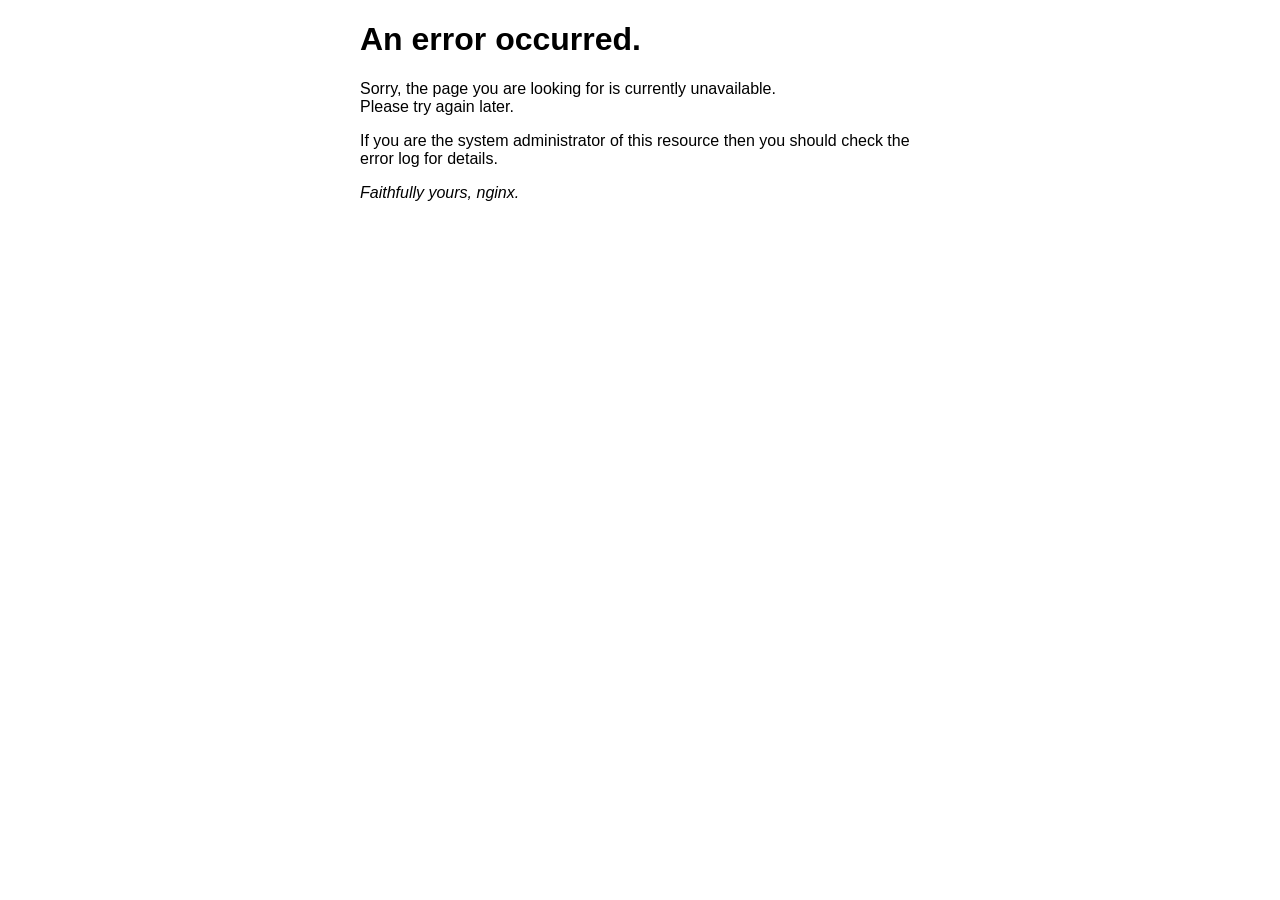
<file: 50x.html>
<!DOCTYPE html>
<html>
<head>
<title>Error</title>
<style>
html { color-scheme: light dark; }
body { width: 35em; margin: 0 auto;
font-family: Tahoma, Verdana, Arial, sans-serif; }
</style>
</head>
<body>
<h1>An error occurred.</h1>
<p>Sorry, the page you are looking for is currently unavailable.<br/>
Please try again later.</p>
<p>If you are the system administrator of this resource then you should check
the error log for details.</p>
<p><em>Faithfully yours, nginx.</em></p>
</body>
</html>
</file>
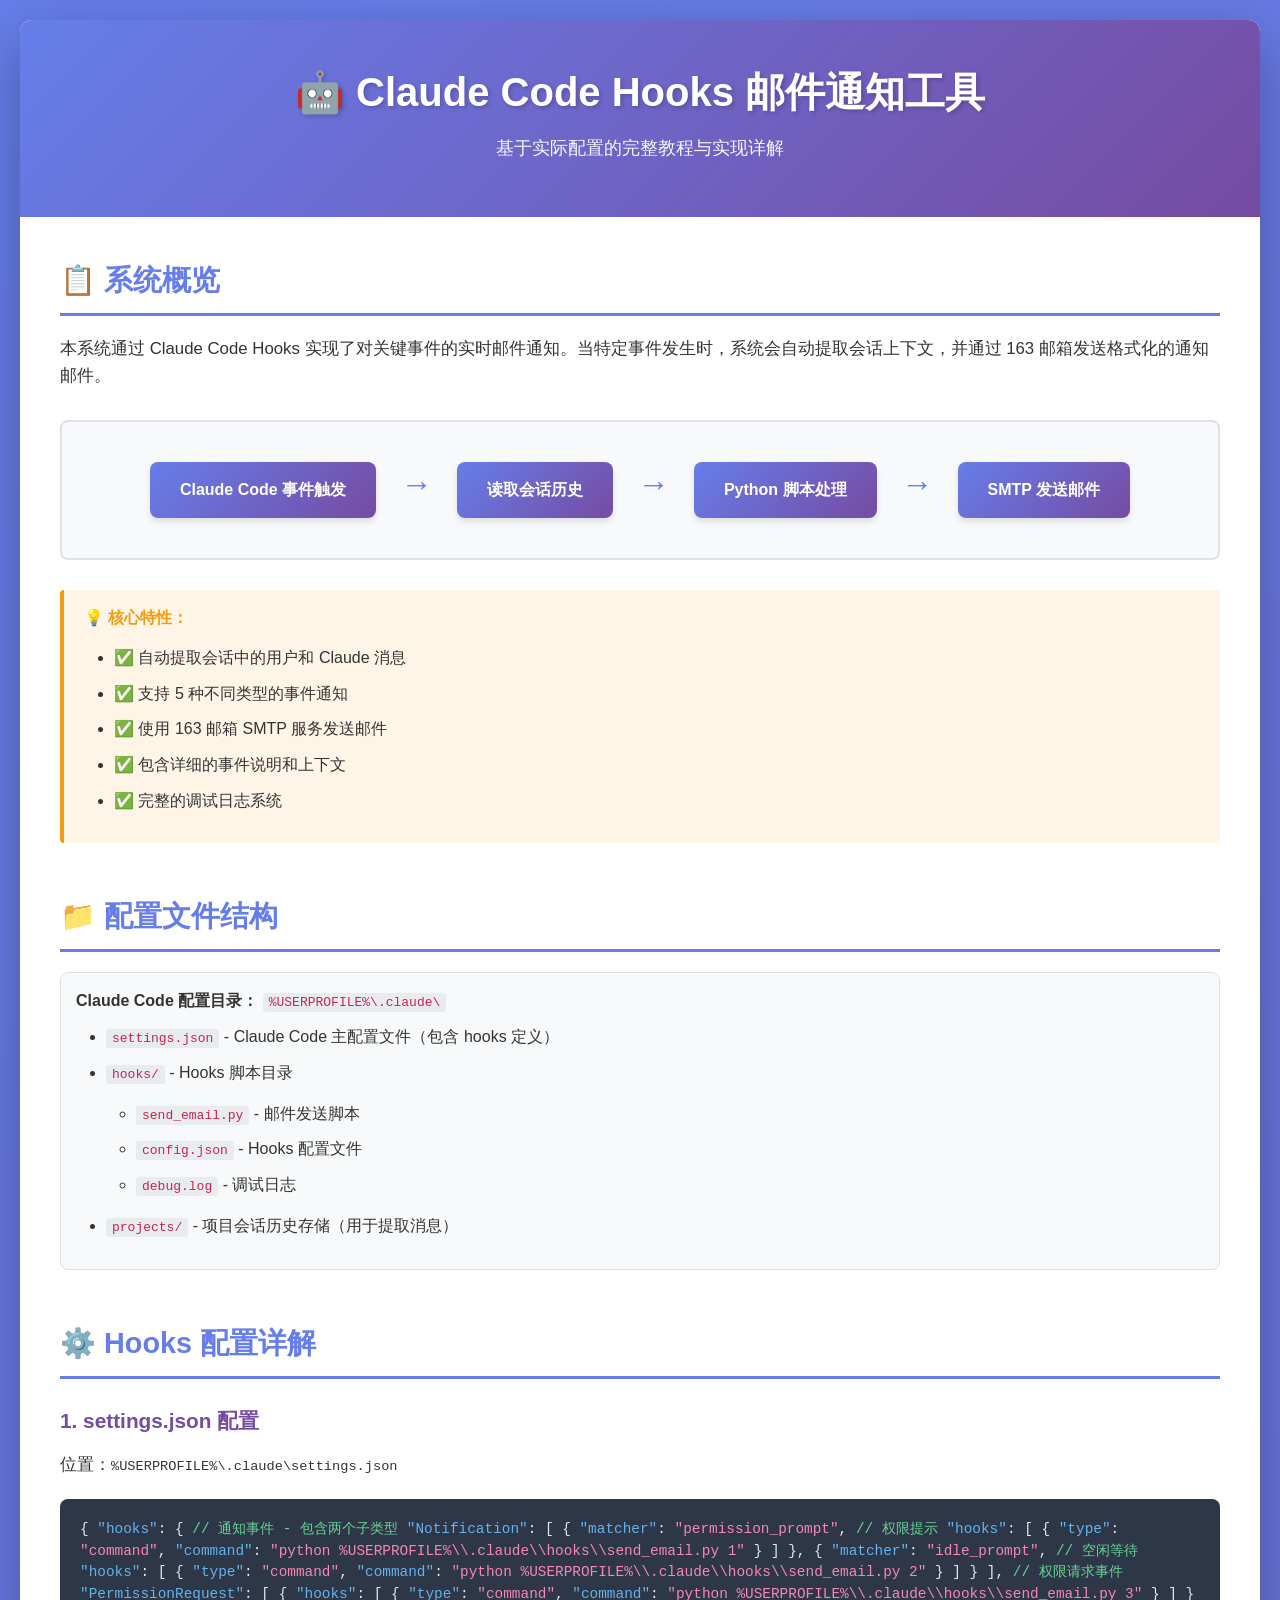
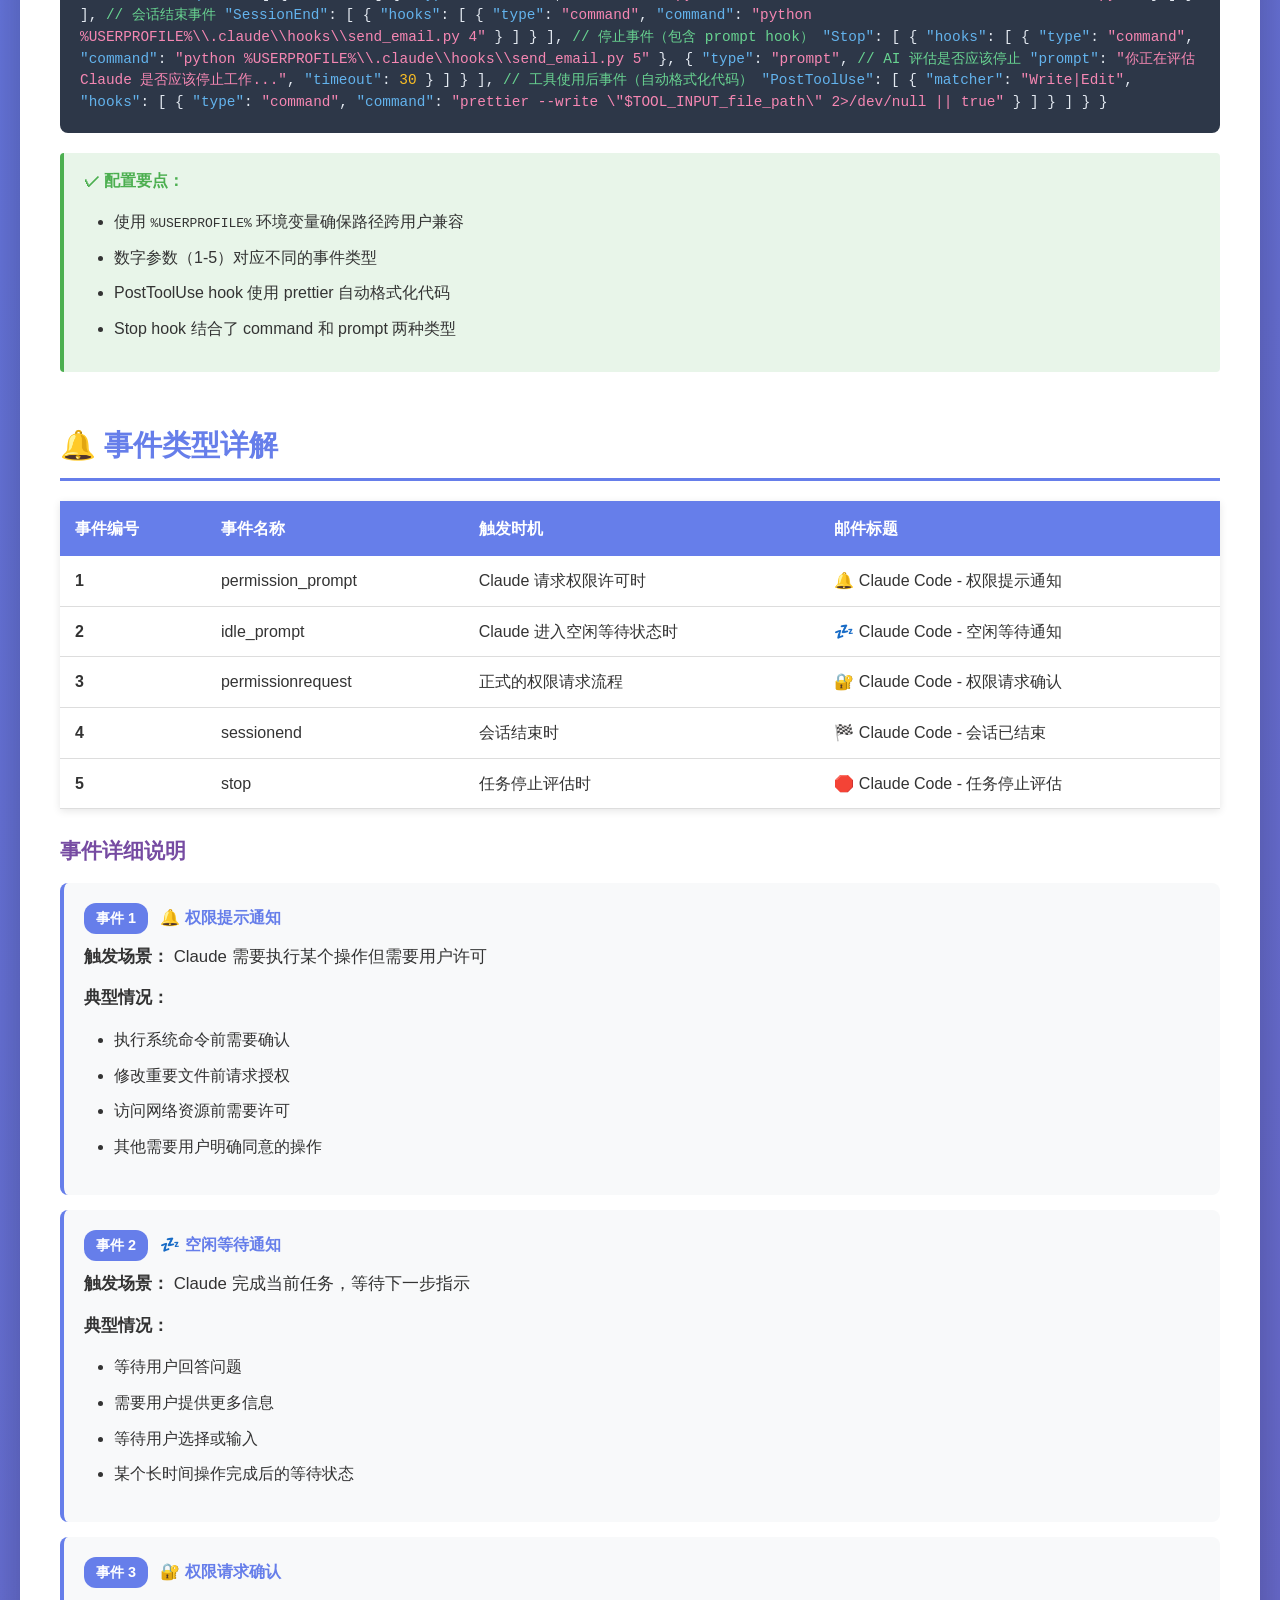
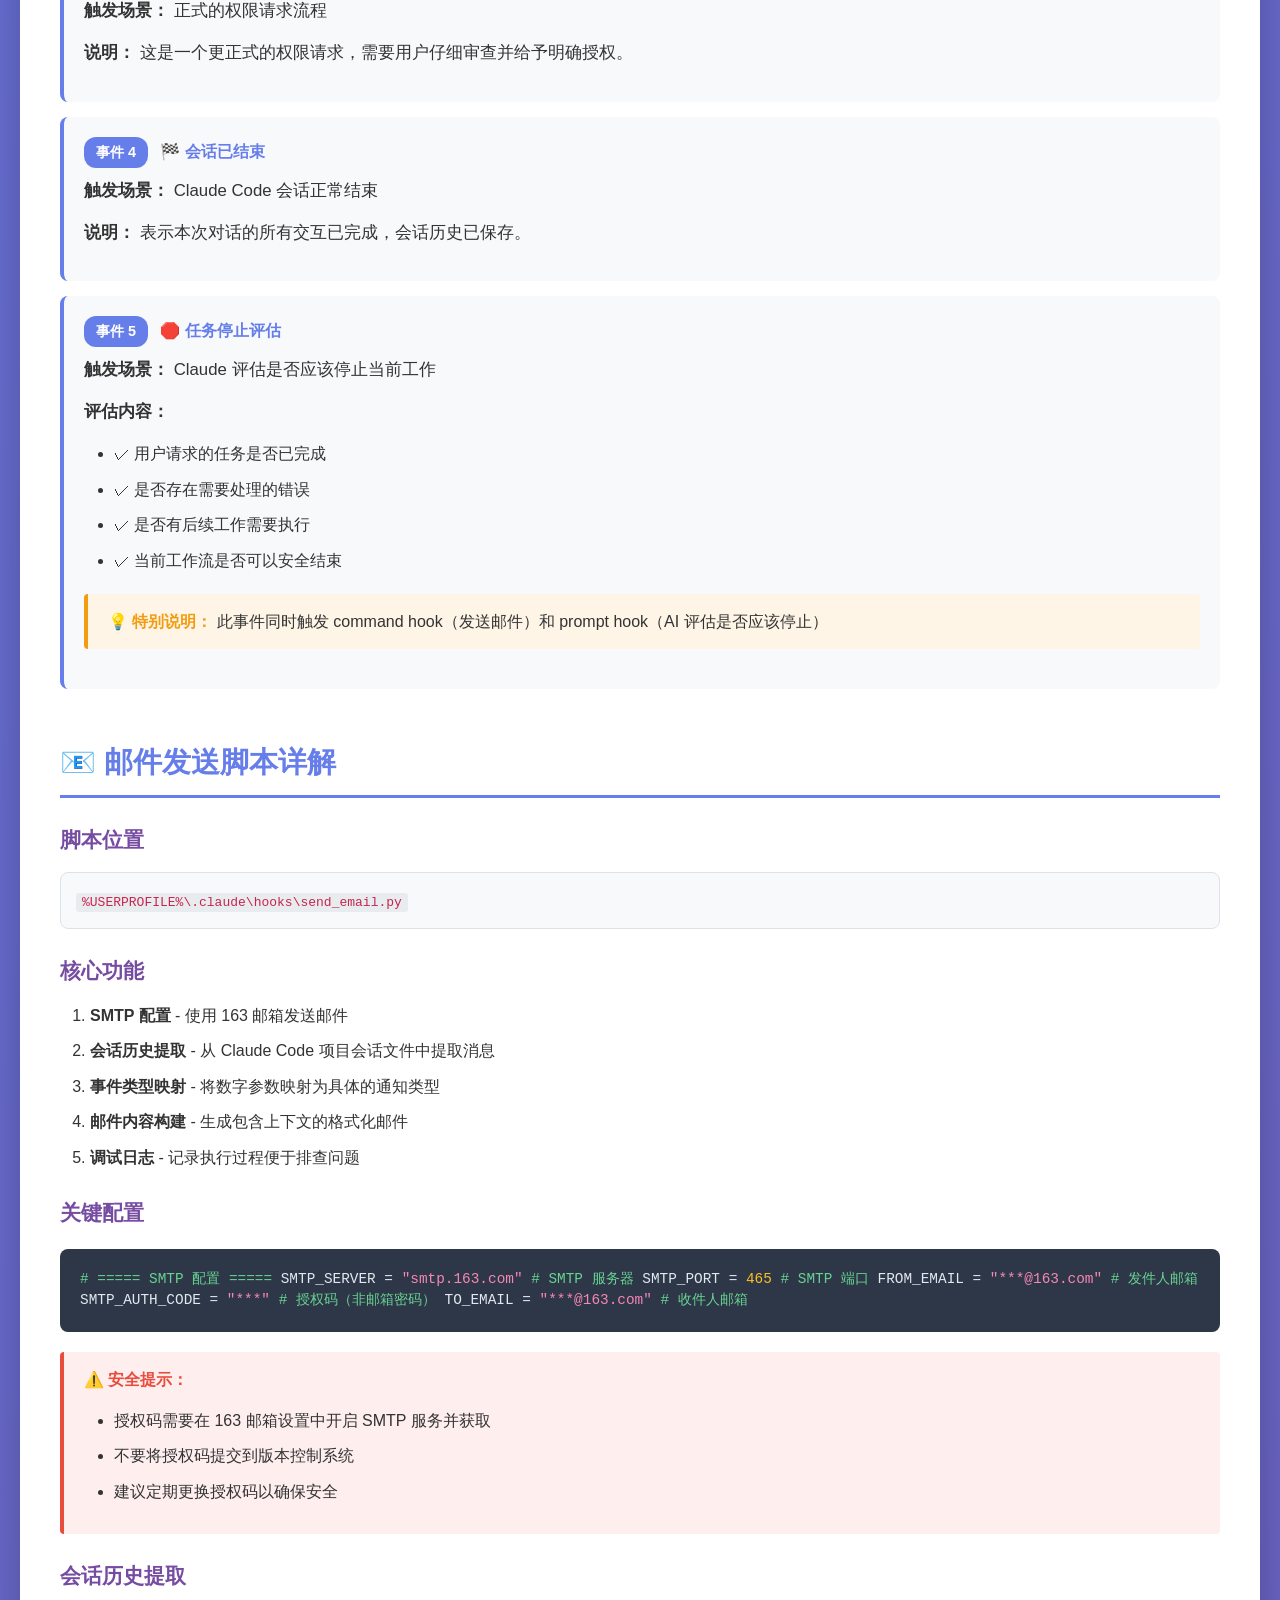
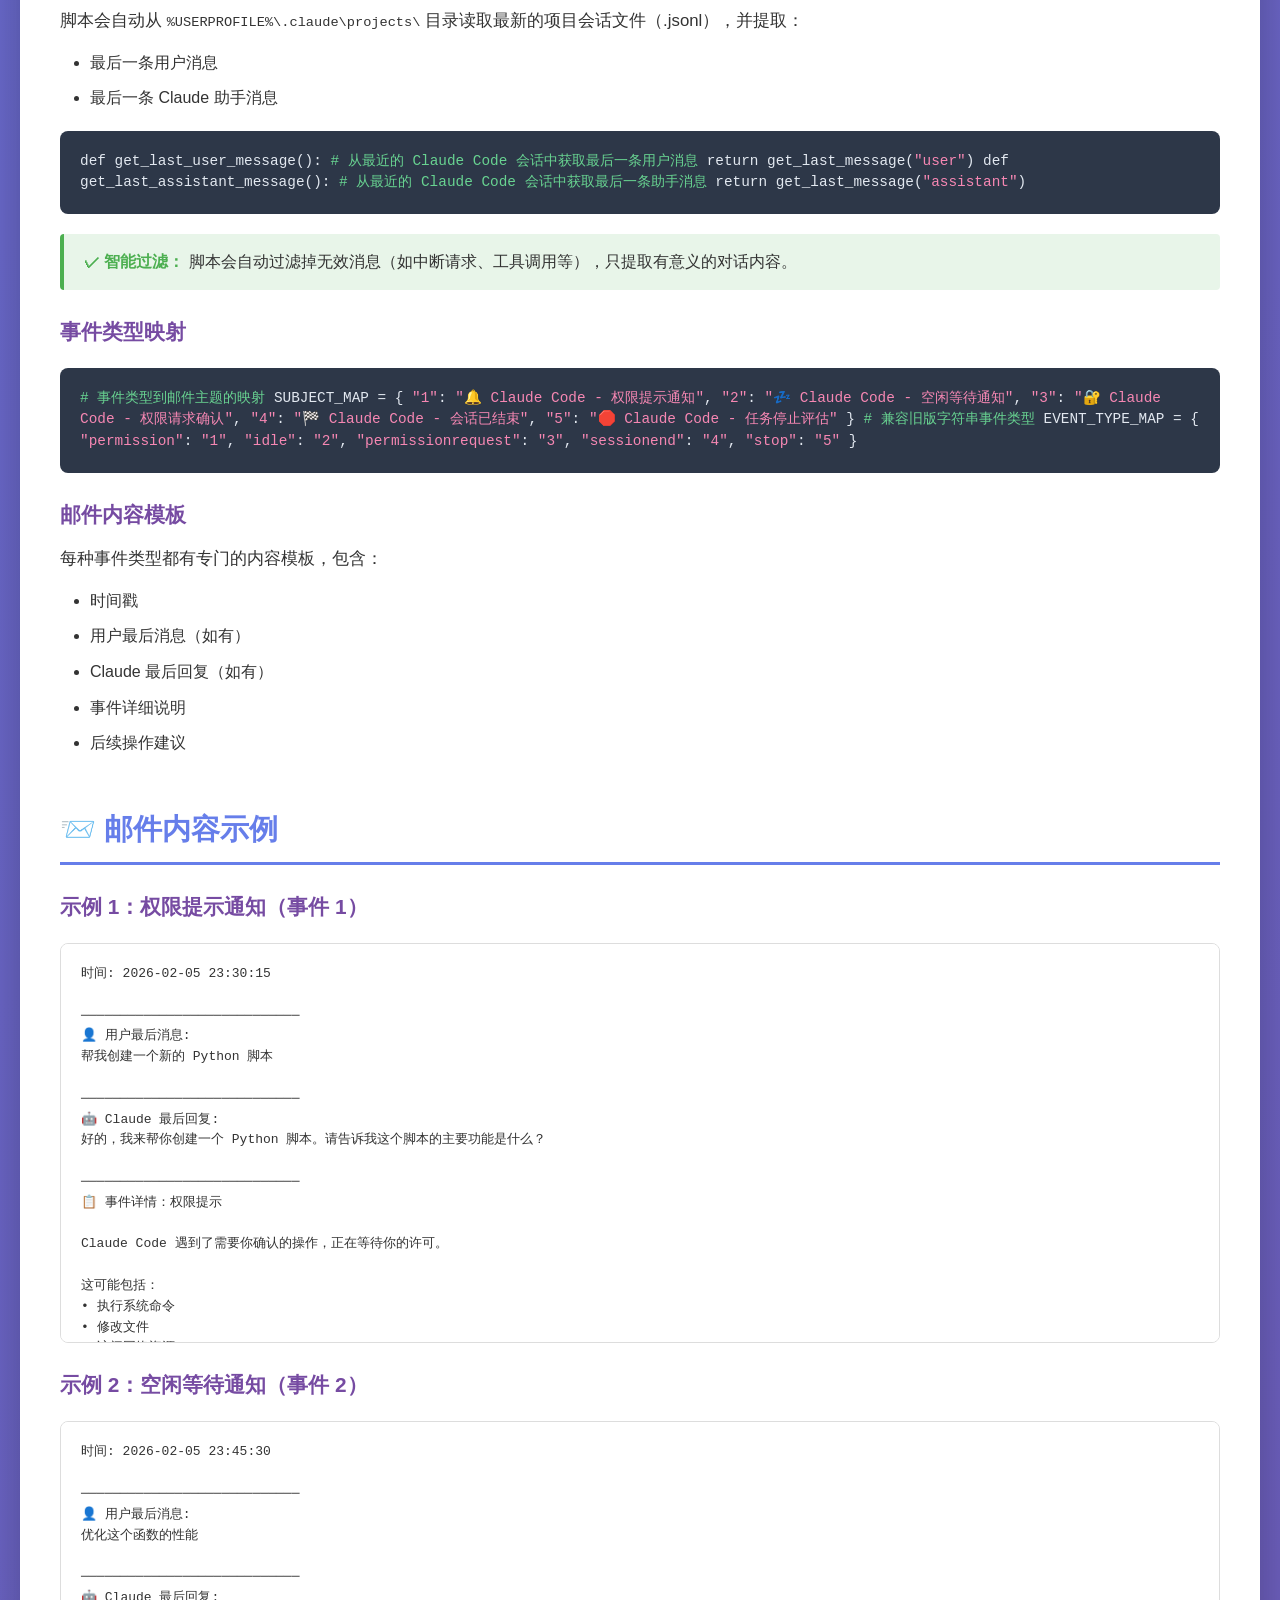
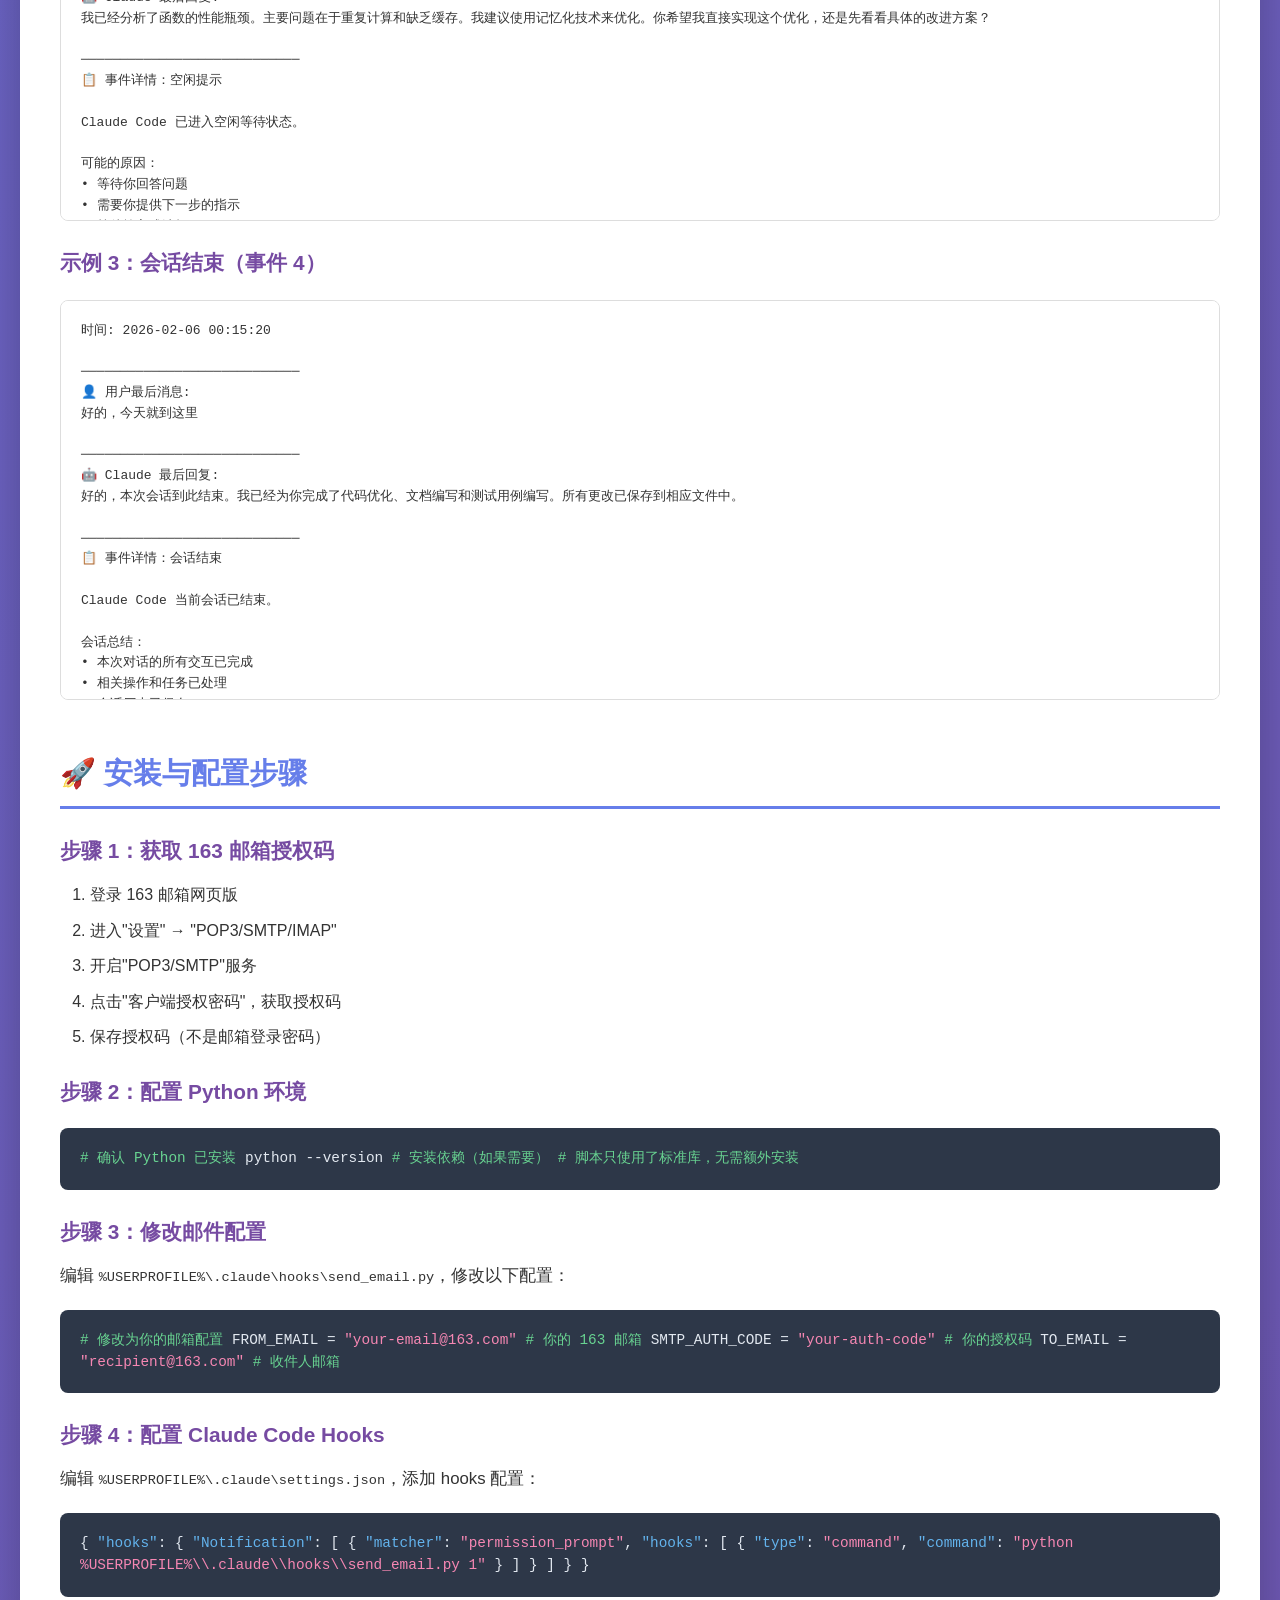
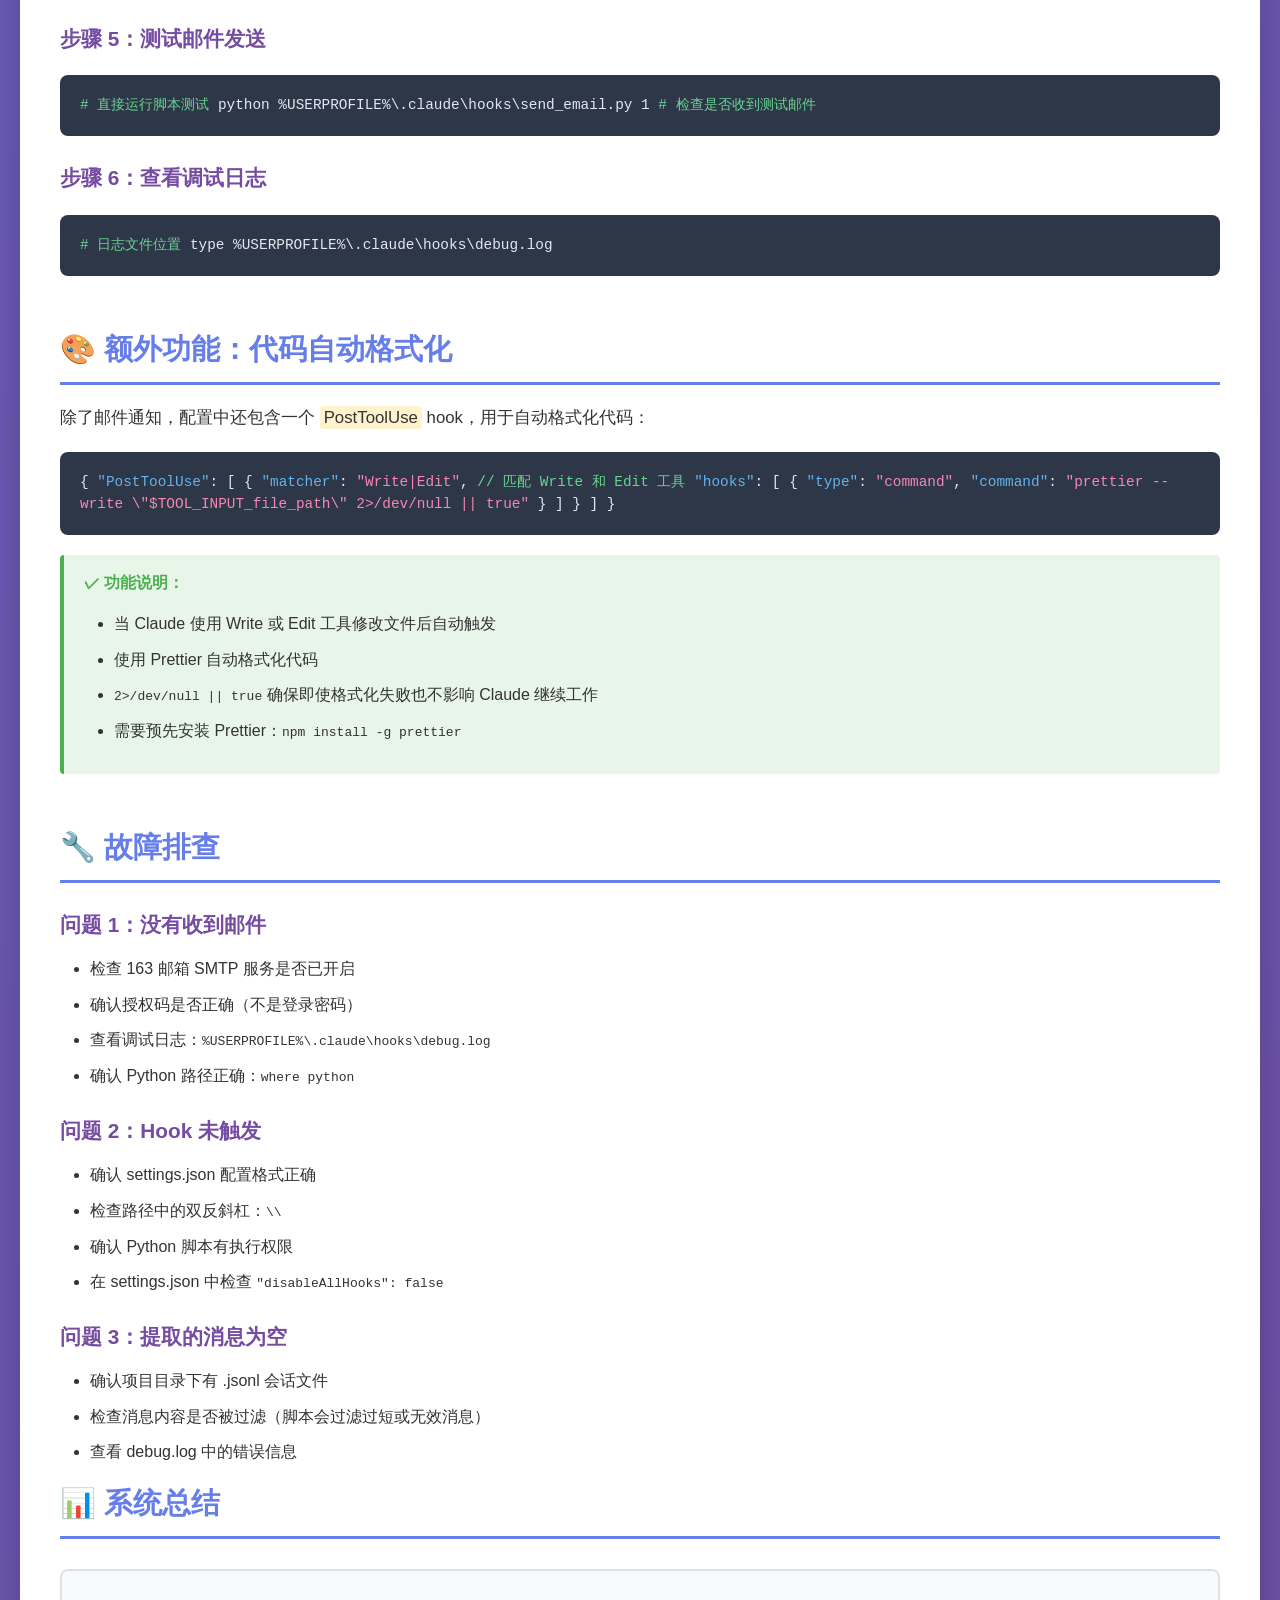
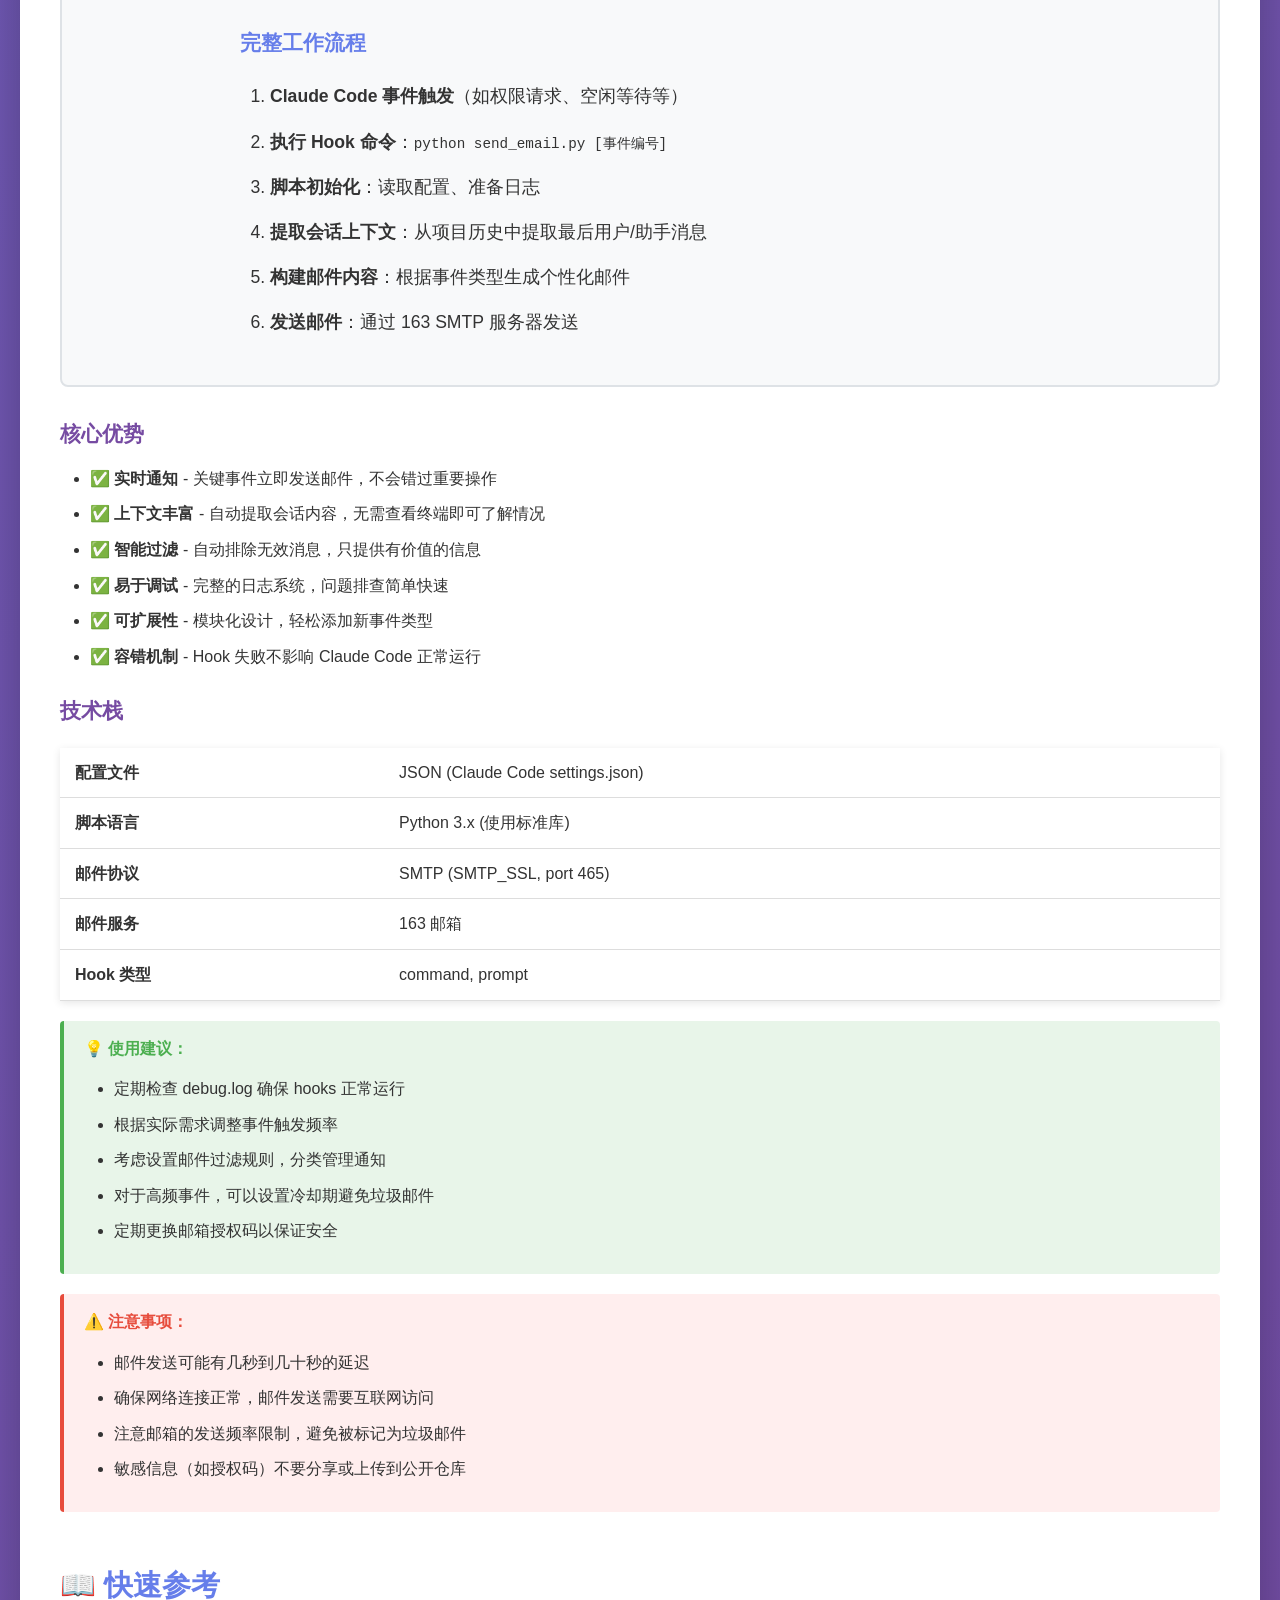
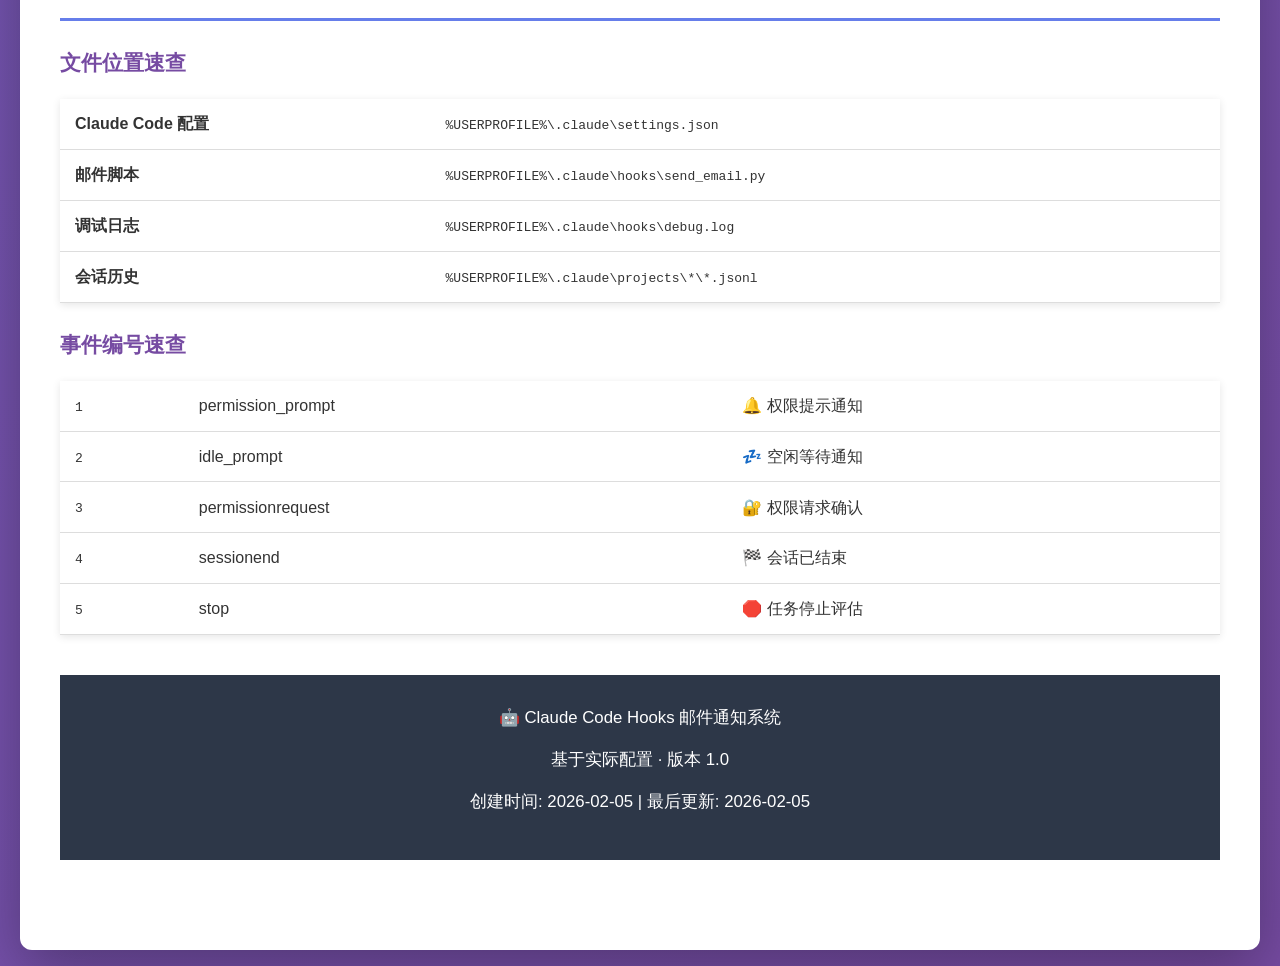
<file: hooks/CC_Email.html>
<!DOCTYPE html>
<html lang="zh-CN">
<head>
    <meta charset="UTF-8">
    <meta name="viewport" content="width=device-width, initial-scale=1.0">
    <title>我的 Claude Code Hooks 邮件通知配置详解</title>
    <style>
        * {
            margin: 0;
            padding: 0;
            box-sizing: border-box;
        }

        body {
            font-family: -apple-system, BlinkMacSystemFont, "Segoe UI", Roboto, "Helvetica Neue", Arial, sans-serif;
            line-height: 1.6;
            color: #333;
            background: linear-gradient(135deg, #667eea 0%, #764ba2 100%);
            min-height: 100vh;
            padding: 20px;
        }

        .container {
            max-width: 1400px;
            margin: 0 auto;
            background: white;
            border-radius: 12px;
            box-shadow: 0 20px 60px rgba(0, 0, 0, 0.3);
            overflow: hidden;
        }

        header {
            background: linear-gradient(135deg, #667eea 0%, #764ba2 100%);
            color: white;
            padding: 40px;
            text-align: center;
        }

        header h1 {
            font-size: 2.5em;
            margin-bottom: 10px;
            text-shadow: 2px 2px 4px rgba(0, 0, 0, 0.2);
        }

        header p {
            font-size: 1.1em;
            opacity: 0.95;
        }

        .content {
            padding: 40px;
        }

        .section {
            margin-bottom: 50px;
        }

        .section h2 {
            color: #667eea;
            font-size: 1.8em;
            margin-bottom: 20px;
            padding-bottom: 10px;
            border-bottom: 3px solid #667eea;
        }

        .section h3 {
            color: #764ba2;
            font-size: 1.3em;
            margin: 25px 0 15px 0;
        }

        p {
            margin-bottom: 15px;
            font-size: 1.05em;
        }

        ul, ol {
            margin: 15px 0 15px 30px;
        }

        li {
            margin-bottom: 10px;
        }

        .code-block {
            background: #2d3748;
            color: #e2e8f0;
            padding: 20px;
            border-radius: 8px;
            margin: 20px 0;
            overflow-x: auto;
            font-family: 'Courier New', monospace;
            font-size: 0.9em;
            line-height: 1.5;
        }

        .code-block .comment {
            color: #68d391;
        }

        .code-block .key {
            color: #63b3ed;
        }

        .code-block .string {
            color: #f687b3;
        }

        .code-block .number {
            color: #fbbf24;
        }

        .note {
            background: #fef5e7;
            border-left: 4px solid #f39c12;
            padding: 15px 20px;
            margin: 20px 0;
            border-radius: 4px;
        }

        .note strong {
            color: #f39c12;
        }

        .warning {
            background: #fee;
            border-left: 4px solid #e74c3c;
            padding: 15px 20px;
            margin: 20px 0;
            border-radius: 4px;
        }

        .warning strong {
            color: #e74c3c;
        }

        .tip {
            background: #e8f5e9;
            border-left: 4px solid #4caf50;
            padding: 15px 20px;
            margin: 20px 0;
            border-radius: 4px;
        }

        .tip strong {
            color: #4caf50;
        }

        table {
            width: 100%;
            border-collapse: collapse;
            margin: 20px 0;
            box-shadow: 0 2px 8px rgba(0, 0, 0, 0.1);
        }

        table th {
            background: #667eea;
            color: white;
            padding: 15px;
            text-align: left;
            font-weight: 600;
        }

        table td {
            padding: 12px 15px;
            border-bottom: 1px solid #ddd;
        }

        table tr:hover {
            background: #f5f5f5;
        }

        .diagram {
            background: #f8f9fa;
            border: 2px solid #dee2e6;
            border-radius: 8px;
            padding: 30px;
            margin: 30px 0;
            text-align: center;
        }

        .diagram-box {
            display: inline-block;
            background: linear-gradient(135deg, #667eea 0%, #764ba2 100%);
            color: white;
            padding: 15px 30px;
            border-radius: 8px;
            margin: 10px;
            font-weight: 600;
            box-shadow: 0 4px 6px rgba(0, 0, 0, 0.1);
        }

        .diagram-arrow {
            font-size: 2em;
            color: #667eea;
            margin: 0 10px;
        }

        .footer {
            background: #2d3748;
            color: white;
            text-align: center;
            padding: 30px;
            margin-top: 40px;
        }

        .event-card {
            background: #f8f9fa;
            border-left: 4px solid #667eea;
            border-radius: 8px;
            padding: 20px;
            margin: 15px 0;
        }

        .event-card h4 {
            color: #667eea;
            margin-bottom: 10px;
        }

        .event-badge {
            display: inline-block;
            background: #667eea;
            color: white;
            padding: 4px 12px;
            border-radius: 12px;
            font-size: 0.9em;
            margin-right: 8px;
        }

        .config-file {
            background: #f8f9fa;
            border: 1px solid #dee2e6;
            border-radius: 8px;
            padding: 15px;
            margin: 15px 0;
        }

        .config-file code {
            background: #e9ecef;
            padding: 2px 6px;
            border-radius: 3px;
            color: #c7254e;
        }

        .email-preview {
            background: #fff;
            border: 1px solid #ddd;
            border-radius: 8px;
            padding: 20px;
            margin: 20px 0;
            font-family: monospace;
            white-space: pre-wrap;
            max-height: 400px;
            overflow-y: auto;
        }

        .highlight {
            background: #fff3cd;
            padding: 2px 4px;
            border-radius: 3px;
        }

        @media print {
            body {
                background: white;
                padding: 0;
            }
            .container {
                box-shadow: none;
            }
        }
    </style>
</head>
<body>
    <div class="container">
        <header>
            <h1>🤖 Claude Code Hooks 邮件通知工具</h1>
            <p>基于实际配置的完整教程与实现详解</p>
        </header>

        <div class="content">
            <!-- 概览 -->
            <section class="section">
                <h2>📋 系统概览</h2>

                <p>本系统通过 Claude Code Hooks 实现了对关键事件的实时邮件通知。当特定事件发生时，系统会自动提取会话上下文，并通过 163 邮箱发送格式化的通知邮件。</p>

                <div class="diagram">
                    <div class="diagram-box">Claude Code 事件触发</div>
                    <span class="diagram-arrow">→</span>
                    <div class="diagram-box">读取会话历史</div>
                    <span class="diagram-arrow">→</span>
                    <div class="diagram-box">Python 脚本处理</div>
                    <span class="diagram-arrow">→</span>
                    <div class="diagram-box">SMTP 发送邮件</div>
                </div>

                <div class="note">
                    <strong>💡 核心特性：</strong>
                    <ul>
                        <li>✅ 自动提取会话中的用户和 Claude 消息</li>
                        <li>✅ 支持 5 种不同类型的事件通知</li>
                        <li>✅ 使用 163 邮箱 SMTP 服务发送邮件</li>
                        <li>✅ 包含详细的事件说明和上下文</li>
                        <li>✅ 完整的调试日志系统</li>
                    </ul>
                </div>
            </section>

            <!-- 配置文件结构 -->
            <section class="section">
                <h2>📁 配置文件结构</h2>

                <div class="config-file">
                    <strong>Claude Code 配置目录：</strong>
                    <code>%USERPROFILE%\.claude\</code>
                    <ul style="margin-top: 10px;">
                        <li><code>settings.json</code> - Claude Code 主配置文件（包含 hooks 定义）</li>
                        <li><code>hooks/</code> - Hooks 脚本目录
                            <ul>
                                <li><code>send_email.py</code> - 邮件发送脚本</li>
                                <li><code>config.json</code> - Hooks 配置文件</li>
                                <li><code>debug.log</code> - 调试日志</li>
                            </ul>
                        </li>
                        <li><code>projects/</code> - 项目会话历史存储（用于提取消息）</li>
                    </ul>
                </div>
            </section>

            <!-- Hooks 配置详解 -->
            <section class="section">
                <h2>⚙️ Hooks 配置详解</h2>

                <h3>1. settings.json 配置</h3>
                <p>位置：<code>%USERPROFILE%\.claude\settings.json</code></p>

                <div class="code-block">{
  <span class="key">"hooks"</span>: {
    <span class="comment">// 通知事件 - 包含两个子类型</span>
    <span class="key">"Notification"</span>: [
      {
        <span class="key">"matcher"</span>: <span class="string">"permission_prompt"</span>,  <span class="comment">// 权限提示</span>
        <span class="key">"hooks"</span>: [
          {
            <span class="key">"type"</span>: <span class="string">"command"</span>,
            <span class="key">"command"</span>: <span class="string">"python %USERPROFILE%\\.claude\\hooks\\send_email.py 1"</span>
          }
        ]
      },
      {
        <span class="key">"matcher"</span>: <span class="string">"idle_prompt"</span>,  <span class="comment">// 空闲等待</span>
        <span class="key">"hooks"</span>: [
          {
            <span class="key">"type"</span>: <span class="string">"command"</span>,
            <span class="key">"command"</span>: <span class="string">"python %USERPROFILE%\\.claude\\hooks\\send_email.py 2"</span>
          }
        ]
      }
    ],

    <span class="comment">// 权限请求事件</span>
    <span class="key">"PermissionRequest"</span>: [
      {
        <span class="key">"hooks"</span>: [
          {
            <span class="key">"type"</span>: <span class="string">"command"</span>,
            <span class="key">"command"</span>: <span class="string">"python %USERPROFILE%\\.claude\\hooks\\send_email.py 3"</span>
          }
        ]
      }
    ],

    <span class="comment">// 会话结束事件</span>
    <span class="key">"SessionEnd"</span>: [
      {
        <span class="key">"hooks"</span>: [
          {
            <span class="key">"type"</span>: <span class="string">"command"</span>,
            <span class="key">"command"</span>: <span class="string">"python %USERPROFILE%\\.claude\\hooks\\send_email.py 4"</span>
          }
        ]
      }
    ],

    <span class="comment">// 停止事件（包含 prompt hook）</span>
    <span class="key">"Stop"</span>: [
      {
        <span class="key">"hooks"</span>: [
          {
            <span class="key">"type"</span>: <span class="string">"command"</span>,
            <span class="key">"command"</span>: <span class="string">"python %USERPROFILE%\\.claude\\hooks\\send_email.py 5"</span>
          },
          {
            <span class="key">"type"</span>: <span class="string">"prompt"</span>,  <span class="comment">// AI 评估是否应该停止</span>
            <span class="key">"prompt"</span>: <span class="string">"你正在评估 Claude 是否应该停止工作..."</span>,
            <span class="key">"timeout"</span>: <span class="number">30</span>
          }
        ]
      }
    ],

    <span class="comment">// 工具使用后事件（自动格式化代码）</span>
    <span class="key">"PostToolUse"</span>: [
      {
        <span class="key">"matcher"</span>: <span class="string">"Write|Edit"</span>,
        <span class="key">"hooks"</span>: [
          {
            <span class="key">"type"</span>: <span class="string">"command"</span>,
            <span class="key">"command"</span>: <span class="string">"prettier --write \"$TOOL_INPUT_file_path\" 2>/dev/null || true"</span>
          }
        ]
      }
    ]
  }
}</div>

                <div class="tip">
                    <strong>✓ 配置要点：</strong>
                    <ul>
                        <li>使用 <code>%USERPROFILE%</code> 环境变量确保路径跨用户兼容</li>
                        <li>数字参数（1-5）对应不同的事件类型</li>
                        <li>PostToolUse hook 使用 prettier 自动格式化代码</li>
                        <li>Stop hook 结合了 command 和 prompt 两种类型</li>
                    </ul>
                </div>
            </section>

            <!-- 事件类型详解 -->
            <section class="section">
                <h2>🔔 事件类型详解</h2>

                <table>
                    <thead>
                        <tr>
                            <th>事件编号</th>
                            <th>事件名称</th>
                            <th>触发时机</th>
                            <th>邮件标题</th>
                        </tr>
                    </thead>
                    <tbody>
                        <tr>
                            <td><strong>1</strong></td>
                            <td>permission_prompt</td>
                            <td>Claude 请求权限许可时</td>
                            <td>🔔 Claude Code - 权限提示通知</td>
                        </tr>
                        <tr>
                            <td><strong>2</strong></td>
                            <td>idle_prompt</td>
                            <td>Claude 进入空闲等待状态时</td>
                            <td>💤 Claude Code - 空闲等待通知</td>
                        </tr>
                        <tr>
                            <td><strong>3</strong></td>
                            <td>permissionrequest</td>
                            <td>正式的权限请求流程</td>
                            <td>🔐 Claude Code - 权限请求确认</td>
                        </tr>
                        <tr>
                            <td><strong>4</strong></td>
                            <td>sessionend</td>
                            <td>会话结束时</td>
                            <td>🏁 Claude Code - 会话已结束</td>
                        </tr>
                        <tr>
                            <td><strong>5</strong></td>
                            <td>stop</td>
                            <td>任务停止评估时</td>
                            <td>🛑 Claude Code - 任务停止评估</td>
                        </tr>
                    </tbody>
                </table>

                <h3>事件详细说明</h3>

                <div class="event-card">
                    <h4><span class="event-badge">事件 1</span> 🔔 权限提示通知</h4>
                    <p><strong>触发场景：</strong> Claude 需要执行某个操作但需要用户许可</p>
                    <p><strong>典型情况：</strong></p>
                    <ul>
                        <li>执行系统命令前需要确认</li>
                        <li>修改重要文件前请求授权</li>
                        <li>访问网络资源前需要许可</li>
                        <li>其他需要用户明确同意的操作</li>
                    </ul>
                </div>

                <div class="event-card">
                    <h4><span class="event-badge">事件 2</span> 💤 空闲等待通知</h4>
                    <p><strong>触发场景：</strong> Claude 完成当前任务，等待下一步指示</p>
                    <p><strong>典型情况：</strong></p>
                    <ul>
                        <li>等待用户回答问题</li>
                        <li>需要用户提供更多信息</li>
                        <li>等待用户选择或输入</li>
                        <li>某个长时间操作完成后的等待状态</li>
                    </ul>
                </div>

                <div class="event-card">
                    <h4><span class="event-badge">事件 3</span> 🔐 权限请求确认</h4>
                    <p><strong>触发场景：</strong> 正式的权限请求流程</p>
                    <p><strong>说明：</strong> 这是一个更正式的权限请求，需要用户仔细审查并给予明确授权。</p>
                </div>

                <div class="event-card">
                    <h4><span class="event-badge">事件 4</span> 🏁 会话已结束</h4>
                    <p><strong>触发场景：</strong> Claude Code 会话正常结束</p>
                    <p><strong>说明：</strong> 表示本次对话的所有交互已完成，会话历史已保存。</p>
                </div>

                <div class="event-card">
                    <h4><span class="event-badge">事件 5</span> 🛑 任务停止评估</h4>
                    <p><strong>触发场景：</strong> Claude 评估是否应该停止当前工作</p>
                    <p><strong>评估内容：</strong></p>
                    <ul>
                        <li>✓ 用户请求的任务是否已完成</li>
                        <li>✓ 是否存在需要处理的错误</li>
                        <li>✓ 是否有后续工作需要执行</li>
                        <li>✓ 当前工作流是否可以安全结束</li>
                    </ul>
                    <div class="note">
                        <strong>💡 特别说明：</strong> 此事件同时触发 command hook（发送邮件）和 prompt hook（AI 评估是否应该停止）
                    </div>
                </div>
            </section>

            <!-- 邮件脚本详解 -->
            <section class="section">
                <h2>📧 邮件发送脚本详解</h2>

                <h3>脚本位置</h3>
                <div class="config-file">
                    <code>%USERPROFILE%\.claude\hooks\send_email.py</code>
                </div>

                <h3>核心功能</h3>
                <ol>
                    <li><strong>SMTP 配置</strong> - 使用 163 邮箱发送邮件</li>
                    <li><strong>会话历史提取</strong> - 从 Claude Code 项目会话文件中提取消息</li>
                    <li><strong>事件类型映射</strong> - 将数字参数映射为具体的通知类型</li>
                    <li><strong>邮件内容构建</strong> - 生成包含上下文的格式化邮件</li>
                    <li><strong>调试日志</strong> - 记录执行过程便于排查问题</li>
                </ol>

                <h3>关键配置</h3>
                <div class="code-block"><span class="comment"># ===== SMTP 配置 =====</span>
SMTP_SERVER = <span class="string">"smtp.163.com"</span>       <span class="comment"># SMTP 服务器</span>
SMTP_PORT = <span class="number">465</span>                     <span class="comment"># SMTP 端口</span>
FROM_EMAIL = <span class="string">"***@163.com"</span>              <span class="comment"># 发件人邮箱</span>
SMTP_AUTH_CODE = <span class="string">"***"</span>                   <span class="comment"># 授权码（非邮箱密码）</span>
TO_EMAIL = <span class="string">"***@163.com"</span>                 <span class="comment"># 收件人邮箱</span></div>

                <div class="warning">
                    <strong>⚠️ 安全提示：</strong>
                    <ul>
                        <li>授权码需要在 163 邮箱设置中开启 SMTP 服务并获取</li>
                        <li>不要将授权码提交到版本控制系统</li>
                        <li>建议定期更换授权码以确保安全</li>
                    </ul>
                </div>

                <h3>会话历史提取</h3>
                <p>脚本会自动从 <code>%USERPROFILE%\.claude\projects\</code> 目录读取最新的项目会话文件（.jsonl），并提取：</p>
                <ul>
                    <li>最后一条用户消息</li>
                    <li>最后一条 Claude 助手消息</li>
                </ul>

                <div class="code-block"><span class="keyword">def</span> <span class="function">get_last_user_message</span>():
    <span class="comment"># 从最近的 Claude Code 会话中获取最后一条用户消息</span>
    <span class="keyword">return</span> get_last_message(<span class="string">"user"</span>)

<span class="keyword">def</span> <span class="function">get_last_assistant_message</span>():
    <span class="comment"># 从最近的 Claude Code 会话中获取最后一条助手消息</span>
    <span class="keyword">return</span> get_last_message(<span class="string">"assistant"</span>)</div>

                <div class="tip">
                    <strong>✓ 智能过滤：</strong> 脚本会自动过滤掉无效消息（如中断请求、工具调用等），只提取有意义的对话内容。
                </div>

                <h3>事件类型映射</h3>
                <div class="code-block"><span class="comment"># 事件类型到邮件主题的映射</span>
SUBJECT_MAP = {
    <span class="string">"1"</span>: <span class="string">"🔔 Claude Code - 权限提示通知"</span>,
    <span class="string">"2"</span>: <span class="string">"💤 Claude Code - 空闲等待通知"</span>,
    <span class="string">"3"</span>: <span class="string">"🔐 Claude Code - 权限请求确认"</span>,
    <span class="string">"4"</span>: <span class="string">"🏁 Claude Code - 会话已结束"</span>,
    <span class="string">"5"</span>: <span class="string">"🛑 Claude Code - 任务停止评估"</span>
}

<span class="comment"># 兼容旧版字符串事件类型</span>
EVENT_TYPE_MAP = {
    <span class="string">"permission"</span>: <span class="string">"1"</span>,
    <span class="string">"idle"</span>: <span class="string">"2"</span>,
    <span class="string">"permissionrequest"</span>: <span class="string">"3"</span>,
    <span class="string">"sessionend"</span>: <span class="string">"4"</span>,
    <span class="string">"stop"</span>: <span class="string">"5"</span>
}</div>

                <h3>邮件内容模板</h3>
                <p>每种事件类型都有专门的内容模板，包含：</p>
                <ul>
                    <li>时间戳</li>
                    <li>用户最后消息（如有）</li>
                    <li>Claude 最后回复（如有）</li>
                    <li>事件详细说明</li>
                    <li>后续操作建议</li>
                </ul>
            </section>

            <!-- 邮件示例 -->
            <section class="section">
                <h2>📨 邮件内容示例</h2>

                <h3>示例 1：权限提示通知（事件 1）</h3>
                <div class="email-preview">时间: 2026-02-05 23:30:15

────────────────────────────
👤 用户最后消息:
帮我创建一个新的 Python 脚本

────────────────────────────
🤖 Claude 最后回复:
好的，我来帮你创建一个 Python 脚本。请告诉我这个脚本的主要功能是什么？

────────────────────────────
📋 事件详情：权限提示

Claude Code 遇到了需要你确认的操作，正在等待你的许可。

这可能包括：
• 执行系统命令
• 修改文件
• 访问网络资源
• 其他需要授权的操作

👉 请打开 Claude Code 终端查看具体请求内容并进行确认。</div>

                <h3>示例 2：空闲等待通知（事件 2）</h3>
                <div class="email-preview">时间: 2026-02-05 23:45:30

────────────────────────────
👤 用户最后消息:
优化这个函数的性能

────────────────────────────
🤖 Claude 最后回复:
我已经分析了函数的性能瓶颈。主要问题在于重复计算和缺乏缓存。我建议使用记忆化技术来优化。你希望我直接实现这个优化，还是先看看具体的改进方案？

────────────────────────────
📋 事件详情：空闲提示

Claude Code 已进入空闲等待状态。

可能的原因：
• 等待你回答问题
• 需要你提供下一步的指示
• 等待输入或选择
• 正在等待某个操作完成

👉 请登录 Claude Code 查看当前状态并继续对话。</div>

                <h3>示例 3：会话结束（事件 4）</h3>
                <div class="email-preview">时间: 2026-02-06 00:15:20

────────────────────────────
👤 用户最后消息:
好的，今天就到这里

────────────────────────────
🤖 Claude 最后回复:
好的，本次会话到此结束。我已经为你完成了代码优化、文档编写和测试用例编写。所有更改已保存到相应文件中。

────────────────────────────
📋 事件详情：会话结束

Claude Code 当前会话已结束。

会话总结：
• 本次对话的所有交互已完成
• 相关操作和任务已处理
• 会话历史已保存

你可以：
• 开始新的会话
• 查看历史会话记录
• 检查生成的工作成果

👉 感谢使用 Claude Code！</div>
            </section>

            <!-- 安装与配置步骤 -->
            <section class="section">
                <h2>🚀 安装与配置步骤</h2>

                <h3>步骤 1：获取 163 邮箱授权码</h3>
                <ol>
                    <li>登录 163 邮箱网页版</li>
                    <li>进入"设置" → "POP3/SMTP/IMAP"</li>
                    <li>开启"POP3/SMTP"服务</li>
                    <li>点击"客户端授权密码"，获取授权码</li>
                    <li>保存授权码（不是邮箱登录密码）</li>
                </ol>

                <h3>步骤 2：配置 Python 环境</h3>
                <div class="code-block"><span class="comment"># 确认 Python 已安装</span>
python --version

<span class="comment"># 安装依赖（如果需要）</span>
<span class="comment"># 脚本只使用了标准库，无需额外安装</span></div>

                <h3>步骤 3：修改邮件配置</h3>
                <p>编辑 <code>%USERPROFILE%\.claude\hooks\send_email.py</code>，修改以下配置：</p>
                <div class="code-block"><span class="comment"># 修改为你的邮箱配置</span>
FROM_EMAIL = <span class="string">"your-email@163.com"</span>      <span class="comment"># 你的 163 邮箱</span>
SMTP_AUTH_CODE = <span class="string">"your-auth-code"</span>        <span class="comment"># 你的授权码</span>
TO_EMAIL = <span class="string">"recipient@163.com"</span>           <span class="comment"># 收件人邮箱</span></div>

                <h3>步骤 4：配置 Claude Code Hooks</h3>
                <p>编辑 <code>%USERPROFILE%\.claude\settings.json</code>，添加 hooks 配置：</p>
                <div class="code-block">{
  <span class="key">"hooks"</span>: {
    <span class="key">"Notification"</span>: [
      {
        <span class="key">"matcher"</span>: <span class="string">"permission_prompt"</span>,
        <span class="key">"hooks"</span>: [
          {
            <span class="key">"type"</span>: <span class="string">"command"</span>,
            <span class="key">"command"</span>: <span class="string">"python %USERPROFILE%\\.claude\\hooks\\send_email.py 1"</span>
          }
        ]
      }
    ]
  }
}</div>

                <h3>步骤 5：测试邮件发送</h3>
                <div class="code-block"><span class="comment"># 直接运行脚本测试</span>
python %USERPROFILE%\.claude\hooks\send_email.py 1

<span class="comment"># 检查是否收到测试邮件</span></div>

                <h3>步骤 6：查看调试日志</h3>
                <div class="code-block"><span class="comment"># 日志文件位置</span>
type %USERPROFILE%\.claude\hooks\debug.log</div>
            </section>

            <!-- PostToolUse Hook -->
            <section class="section">
                <h2>🎨 额外功能：代码自动格式化</h2>

                <p>除了邮件通知，配置中还包含一个 <span class="highlight">PostToolUse</span> hook，用于自动格式化代码：</p>

                <div class="code-block">{
  <span class="key">"PostToolUse"</span>: [
    {
      <span class="key">"matcher"</span>: <span class="string">"Write|Edit"</span>,  <span class="comment">// 匹配 Write 和 Edit 工具</span>
      <span class="key">"hooks"</span>: [
        {
          <span class="key">"type"</span>: <span class="string">"command"</span>,
          <span class="key">"command"</span>: <span class="string">"prettier --write \"$TOOL_INPUT_file_path\" 2>/dev/null || true"</span>
        }
      ]
    }
  ]
}</div>

                <div class="tip">
                    <strong>✓ 功能说明：</strong>
                    <ul>
                        <li>当 Claude 使用 Write 或 Edit 工具修改文件后自动触发</li>
                        <li>使用 Prettier 自动格式化代码</li>
                        <li><code>2>/dev/null || true</code> 确保即使格式化失败也不影响 Claude 继续工作</li>
                        <li>需要预先安装 Prettier：<code>npm install -g prettier</code></li>
                    </ul>
                </div>
            </section>

            <!-- 故障排查 -->
            <section class="section">
                <h2>🔧 故障排查</h2>

                <h3>问题 1：没有收到邮件</h3>
                <ul>
                    <li>检查 163 邮箱 SMTP 服务是否已开启</li>
                    <li>确认授权码是否正确（不是登录密码）</li>
                    <li>查看调试日志：<code>%USERPROFILE%\.claude\hooks\debug.log</code></li>
                    <li>确认 Python 路径正确：<code>where python</code></li>
                </ul>

                <h3>问题 2：Hook 未触发</h3>
                <ul>
                    <li>确认 settings.json 配置格式正确</li>
                    <li>检查路径中的双反斜杠：<code>\\</code></li>
                    <li>确认 Python 脚本有执行权限</li>
                    <li>在 settings.json 中检查 <code>"disableAllHooks": false</code></li>
                </ul>

                <h3>问题 3：提取的消息为空</h3>
                <ul>
                    <li>确认项目目录下有 .jsonl 会话文件</li>
                    <li>检查消息内容是否被过滤（脚本会过滤过短或无效消息）</li>
                    <li>查看 debug.log 中的错误信息</li>
                </ul>


            <!-- 总结 -->
            <section class="section">
                <h2>📊 系统总结</h2>

                <div class="diagram">
                    <div style="text-align: left; max-width: 800px; margin: 0 auto;">
                        <h3 style="color: #667eea; margin-bottom: 20px;">完整工作流程</h3>
                        <ol style="font-size: 1.1em; line-height: 2;">
                            <li><strong>Claude Code 事件触发</strong>（如权限请求、空闲等待等）</li>
                            <li><strong>执行 Hook 命令</strong>：<code>python send_email.py [事件编号]</code></li>
                            <li><strong>脚本初始化</strong>：读取配置、准备日志</li>
                            <li><strong>提取会话上下文</strong>：从项目历史中提取最后用户/助手消息</li>
                            <li><strong>构建邮件内容</strong>：根据事件类型生成个性化邮件</li>
                            <li><strong>发送邮件</strong>：通过 163 SMTP 服务器发送</li>
                        </ol>
                    </div>
                </div>

                <h3>核心优势</h3>
                <ul>
                    <li>✅ <strong>实时通知</strong> - 关键事件立即发送邮件，不会错过重要操作</li>
                    <li>✅ <strong>上下文丰富</strong> - 自动提取会话内容，无需查看终端即可了解情况</li>
                    <li>✅ <strong>智能过滤</strong> - 自动排除无效消息，只提供有价值的信息</li>
                    <li>✅ <strong>易于调试</strong> - 完整的日志系统，问题排查简单快速</li>
                    <li>✅ <strong>可扩展性</strong> - 模块化设计，轻松添加新事件类型</li>
                    <li>✅ <strong>容错机制</strong> - Hook 失败不影响 Claude Code 正常运行</li>
                </ul>

                <h3>技术栈</h3>
                <table>
                    <tbody>
                        <tr>
                            <td><strong>配置文件</strong></td>
                            <td>JSON (Claude Code settings.json)</td>
                        </tr>
                        <tr>
                            <td><strong>脚本语言</strong></td>
                            <td>Python 3.x (使用标准库)</td>
                        </tr>
                        <tr>
                            <td><strong>邮件协议</strong></td>
                            <td>SMTP (SMTP_SSL, port 465)</td>
                        </tr>
                        <tr>
                            <td><strong>邮件服务</strong></td>
                            <td>163 邮箱</td>
                        </tr>
                        <tr>
                            <td><strong>Hook 类型</strong></td>
                            <td>command, prompt</td>
                        </tr>
                    </tbody>
                </table>

                <div class="tip">
                    <strong>💡 使用建议：</strong>
                    <ul>
                        <li>定期检查 debug.log 确保 hooks 正常运行</li>
                        <li>根据实际需求调整事件触发频率</li>
                        <li>考虑设置邮件过滤规则，分类管理通知</li>
                        <li>对于高频事件，可以设置冷却期避免垃圾邮件</li>
                        <li>定期更换邮箱授权码以保证安全</li>
                    </ul>
                </div>

                <div class="warning">
                    <strong>⚠️ 注意事项：</strong>
                    <ul>
                        <li>邮件发送可能有几秒到几十秒的延迟</li>
                        <li>确保网络连接正常，邮件发送需要互联网访问</li>
                        <li>注意邮箱的发送频率限制，避免被标记为垃圾邮件</li>
                        <li>敏感信息（如授权码）不要分享或上传到公开仓库</li>
                    </ul>
                </div>
            </section>

            <!-- 快速参考 -->
            <section class="section">
                <h2>📖 快速参考</h2>

                <h3>文件位置速查</h3>
                <table>
                    <tbody>
                        <tr>
                            <td><strong>Claude Code 配置</strong></td>
                            <td><code>%USERPROFILE%\.claude\settings.json</code></td>
                        </tr>
                        <tr>
                            <td><strong>邮件脚本</strong></td>
                            <td><code>%USERPROFILE%\.claude\hooks\send_email.py</code></td>
                        </tr>
                        <tr>
                            <td><strong>调试日志</strong></td>
                            <td><code>%USERPROFILE%\.claude\hooks\debug.log</code></td>
                        </tr>
                        <tr>
                            <td><strong>会话历史</strong></td>
                            <td><code>%USERPROFILE%\.claude\projects\*\*.jsonl</code></td>
                        </tr>
                    </tbody>
                </table>

                <h3>事件编号速查</h3>
                <table>
                    <tbody>
                        <tr>
                            <td><code>1</code></td>
                            <td>permission_prompt</td>
                            <td>🔔 权限提示通知</td>
                        </tr>
                        <tr>
                            <td><code>2</code></td>
                            <td>idle_prompt</td>
                            <td>💤 空闲等待通知</td>
                        </tr>
                        <tr>
                            <td><code>3</code></td>
                            <td>permissionrequest</td>
                            <td>🔐 权限请求确认</td>
                        </tr>
                        <tr>
                            <td><code>4</code></td>
                            <td>sessionend</td>
                            <td>🏁 会话已结束</td>
                        </tr>
                        <tr>
                            <td><code>5</code></td>
                            <td>stop</td>
                            <td>🛑 任务停止评估</td>
                        </tr>
                    </tbody>
                </table>


        <div class="footer">
            <p>🤖 Claude Code Hooks 邮件通知系统</p>
            <p>基于实际配置 · 版本 1.0</p>
            <p>创建时间: 2026-02-05 | 最后更新: 2026-02-05</p>
        </div>
    </div>
</body>
</html>
</file>
